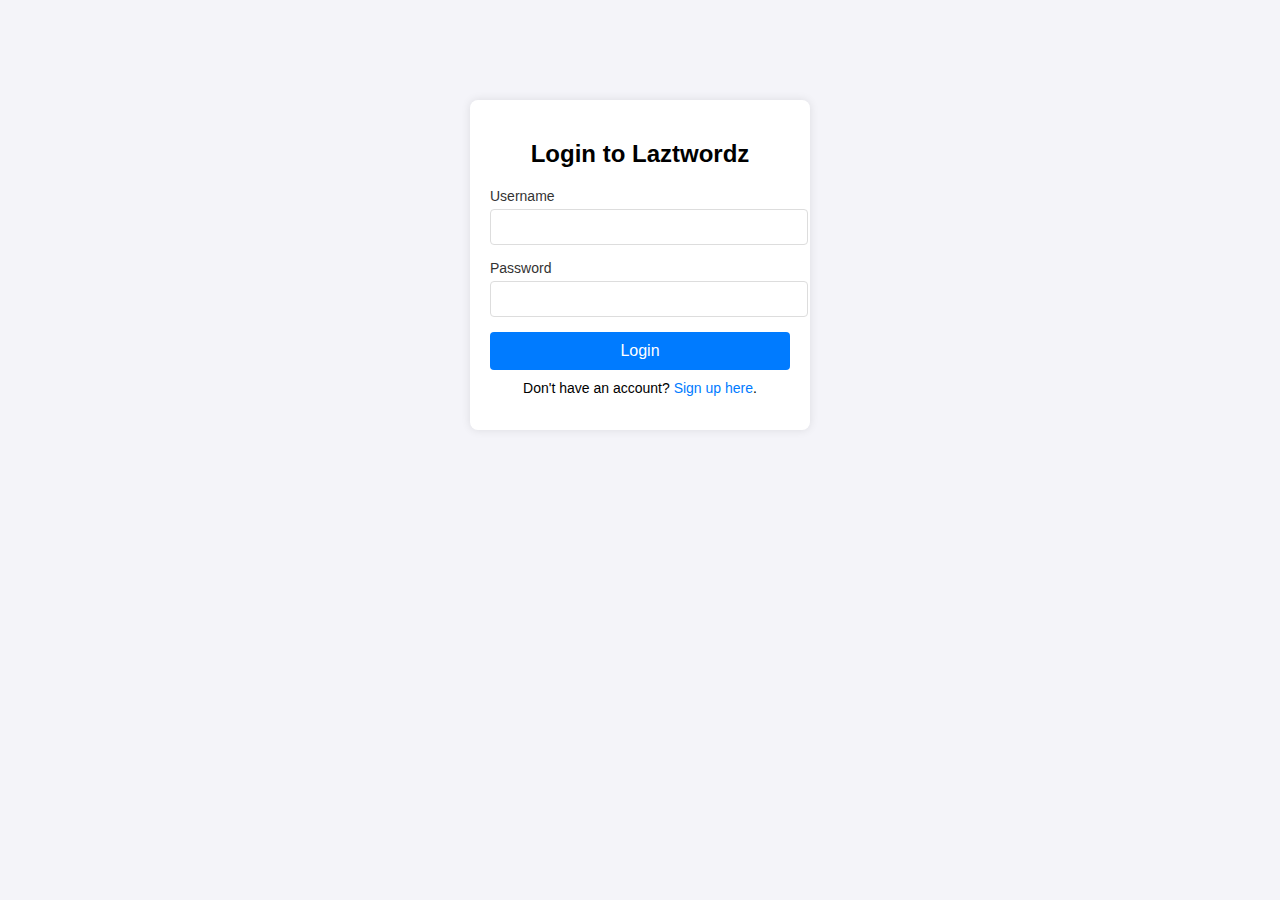
<file: login.html>
<!DOCTYPE html>
<html lang="en">
<head>
    <meta charset="UTF-8">
    <meta name="viewport" content="width=device-width, initial-scale=1.0">
    <title>Login - Laztwordz</title>
    <link rel="stylesheet" href="login.css"> <!-- Link your stylesheet -->
</head>
<body>
    <div class="login-container">
        <h2>Login to Laztwordz</h2>
        <form action="index.html" method="POST"> <!-- This will direct to the dashboard after login -->
            <div class="form-group">
                <label for="username">Username</label>
                <input type="text" id="username" name="username" required>
            </div>

            <div class="form-group">
                <label for="password">Password</label>
                <input type="password" id="password" name="password" required>
            </div>

            <button type="submit" class="login-btn">Login</button>
        </form>

        <p>Don't have an account? <a href="signup.html">Sign up here</a>.</p>
    </div>
</body>
</html>
</file>
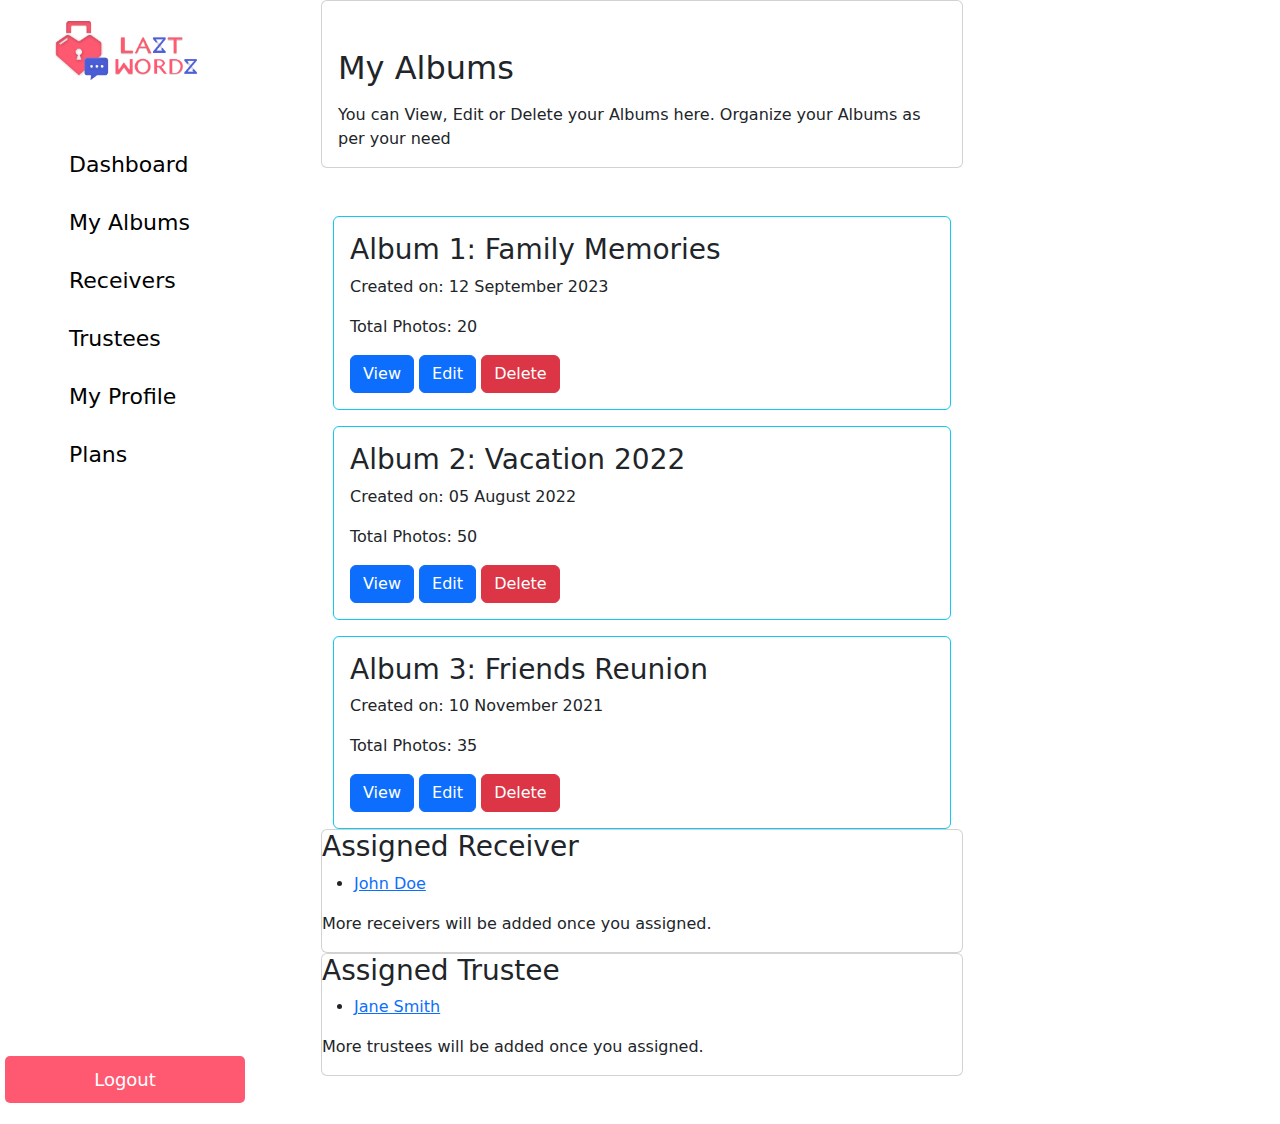
<file: myalbum.html>
<!DOCTYPE html>
<html lang="en">
<head>
    <meta charset="UTF-8">
    <meta name="viewport" content="width=device-width, initial-scale=1.0">
    <title>Laztwordz Dashboard</title>
    <link rel="stylesheet" href="styles.css">
    <link href="https://cdn.jsdelivr.net/npm/bootstrap@5.3.3/dist/css/bootstrap.min.css" rel="stylesheet" integrity="sha384-QWTKZyjpPEjISv5WaRU9OFeRpok6YctnYmDr5pNlyT2bRjXh0JMhjY6hW+ALEwIH" crossorigin="anonymous">
</head>
<body>
    <div class="dashboard-container">
        <!-- Sidebar Menu -->
        <div class="sidebar">
            <img class="px-5 mb-5 mt-3" src="Logo V1.png" alt="Laztwordz Logo"></a>
            <ul class="nav-menu mb-auto ps-3">
                <li class="ps-5"><a href="index.html">Dashboard</a></li>
                <li class="ps-5"><a href="myalbum.html">My Albums</a></li>
                <li class="ps-5"><a href="receivers.html">Receivers</a></li>
                <li class="ps-5"><a href="trustee.html">Trustees</a></li>
                <li class="ps-5"><a href="myprofile.html">My Profile</a></li>
                <li class="ps-5"><a href="plan.html">Plans</a></li>
            </ul>
            <div class="logout mb-3">
                <a href="#">Logout</a>
            </div>
        </div>

        <!-- Main Content -->
        
        <div class="profile-container ms-5">
            <!-- Albums Section -->
            <div class="left-section">
             <div class="card w-100% mb-5">
                <h2 class="mb-3 mt-5 ms-3">My Albums</h2>
                <p class="text-wrap px-3" style="width: 40rem;"> You can View, Edit or Delete your Albums here. Organize your Albums as per your need</p>
            </div>
              
            
            <!-- Album Card 1 -->
                <div class="container">
                <div class="card border-info album-card p-3 mb-3">
                    <h3>Album 1: Family Memories</h3>
                    <p>Created on: 12 September 2023</p>
                    <p>Total Photos: 20</p>
                    <div class="d-grid gap-2 d-md-block">
                        <button class="btn btn-primary" type="button">View</button>
                        <button class="btn btn-primary" type="button">Edit</button>
                        <button class="btn btn-danger" type="button">Delete</button>
                      </div>
                    </div>
    
                <!-- Album Card 2 -->
                <div class="card border-info album-card p-3 mb-3">
                    <h3>Album 2: Vacation 2022</h3>
                    <p>Created on: 05 August 2022</p>
                    <p>Total Photos: 50</p>
                    <div class="d-grid gap-2 d-md-block">
                        <button class="btn btn-primary" type="button">View</button>
                        <button class="btn btn-primary" type="button">Edit</button>
                        <button class="btn btn-danger" type="button">Delete</button>
                      </div>
                </div>
    
                <!-- Album Card 3 -->
                <div class="card border-info album-card p-3">
                    <h3>Album 3: Friends Reunion</h3>
                    <p>Created on: 10 November 2021</p>
                    <p>Total Photos: 35</p>
                    <div class="d-grid gap-2 d-md-block">
                        <button class="btn btn-primary" type="button">View</button>
                        <button class="btn btn-primary" type="button">Edit</button>
                        <button class="btn btn-danger" type="button">Delete</button>
                      </div>
                </div>
            </div>
    
            <!-- Right section: Assigned Receivers and Trustees -->
            <div class="right-section mb-5">
                <!-- Assigned Receivers Card -->
                <div class="card right-card">
                    <h3>Assigned Receiver</h3>
                    <ul>
                        <li><a href="#">John Doe</a></li>
                    </ul>
                    <p>More receivers will be added once you assigned.</p>
                </div>
    
                <!-- Assigned Trustees Card -->
                <div class="card right-card">
                    <h3>Assigned Trustee</h3>
                    <ul>
                        <li><a href="#">Jane Smith</a></li>
                    </ul>
                    <p>More trustees will be added once you assigned.</p>
                </div>
            </div>
        </div>
        
        
        <script src="https://cdn.jsdelivr.net/npm/bootstrap@5.3.3/dist/js/bootstrap.bundle.min.js" integrity="sha384-YvpcrYf0tY3lHB60NNkmXc5s9fDVZLESaAA55NDzOxhy9GkcIdslK1eN7N6jIeHz" crossorigin="anonymous"></script>
</body>
</html>
</file>
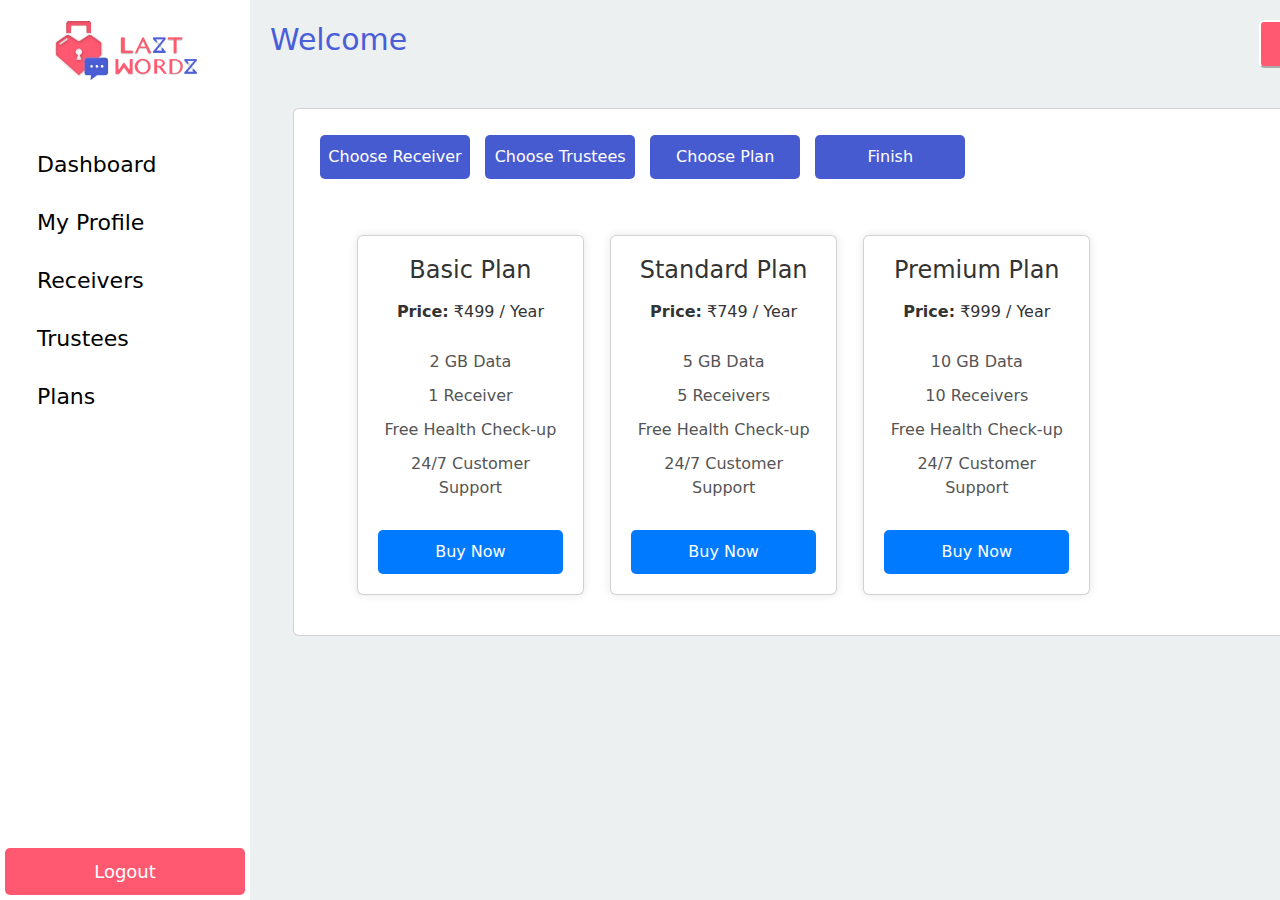
<file: plan.html>
<!DOCTYPE html>
<html lang="en">
<head>
    <meta charset="UTF-8">
    <meta name="viewport" content="width=device-width, initial-scale=1.0">
    <title>Laztwordz Dashboard</title>
    <link rel="stylesheet" href="plan.css">
    <link href="https://cdn.jsdelivr.net/npm/bootstrap@5.3.3/dist/css/bootstrap.min.css" rel="stylesheet" integrity="sha384-QWTKZyjpPEjISv5WaRU9OFeRpok6YctnYmDr5pNlyT2bRjXh0JMhjY6hW+ALEwIH" crossorigin="anonymous">
</head>
<body>
    <div class="dashboard-container">
        <!-- Sidebar Menu -->
        <div class="sidebar">
            <img class="px-5 mb-5 mt-3" src="Logo V1.png" alt="Laztwordz Logo"></a>
            <ul class="nav-menu mb-auto">
                <li><a href="index.html">Dashboard</a></li>
                <li><a href="myprofile.html">My Profile</a></li>
                <li><a href="receivers.html">Receivers</a></li>
                <li><a href="trustee.html">Trustees</a></li>
                <li><a href="plan.html">Plans</a></li>
            </ul>
            <div class="logout">
                <a href="#">Logout</a>
            </div>
        </div>

        <!-- Main Content -->
        <div class="main-content">
            <div class="header">
                <h1>Welcome</h1>
                <button class="create-album-btn" onclick="createAlbum()">Create Album</button>
            </div>
            <div class="card" style="width: 70rem;">
                <div class="card-body">
                  <button class="gonext-btn px-2">Choose Receiver</button>
                  <button class="gonext-btn px-2">Choose Trustees</button>
                  <button class="gonext-btn px-2">Choose Plan</button>
                  <button class="gonext-btn px-2">Finish</button>
                </div>
               
                <div class="profile-container ms-0">
                  <!-- Plan Cards -->
          
                  <!-- Basic Plan -->
                  <div class="card plan-card">
                      <h3>Basic Plan</h3>
                      <p><strong>Price:</strong> ₹499 / Year</p>
                      <ul>
                          <li>2 GB Data</li>
                          <li>1 Receiver</li>
                          <li>Free Health Check-up</li>
                          <li>24/7 Customer Support</li>
                      </ul>
                      <button class="buy-now-btn">Buy Now</button>
                  </div>
          
                  <!-- Standard Plan -->
                  <div class="card plan-card">
                      <h3>Standard Plan</h3>
                      <p><strong>Price:</strong> ₹749 / Year</p>
                      <ul>
                          <li>5 GB Data</li>
                          <li>5 Receivers</li>
                          <li>Free Health Check-up</li>
                          <li>24/7 Customer Support</li>
                      </ul>
                      <button class="buy-now-btn">Buy Now</button>
                  </div>
          
                  <!-- Premium Plan -->
                  <div class="card plan-card">
                      <h3>Premium Plan</h3>
                      <p><strong>Price:</strong> ₹999 / Year</p>
                      <ul>
                          <li>10 GB Data</li>
                          <li>10 Receivers</li>
                          <li>Free Health Check-up</li>
                          <li>24/7 Customer Support</li>
                      </ul>
                      <button class="buy-now-btn">Buy Now</button>
                  </div>
              </div>


        </div>
    </div>
    <script src="https://cdn.jsdelivr.net/npm/bootstrap@5.3.3/dist/js/bootstrap.bundle.min.js" integrity="sha384-YvpcrYf0tY3lHB60NNkmXc5s9fDVZLESaAA55NDzOxhy9GkcIdslK1eN7N6jIeHz" crossorigin="anonymous"></script>
</body>
</html>
</file>
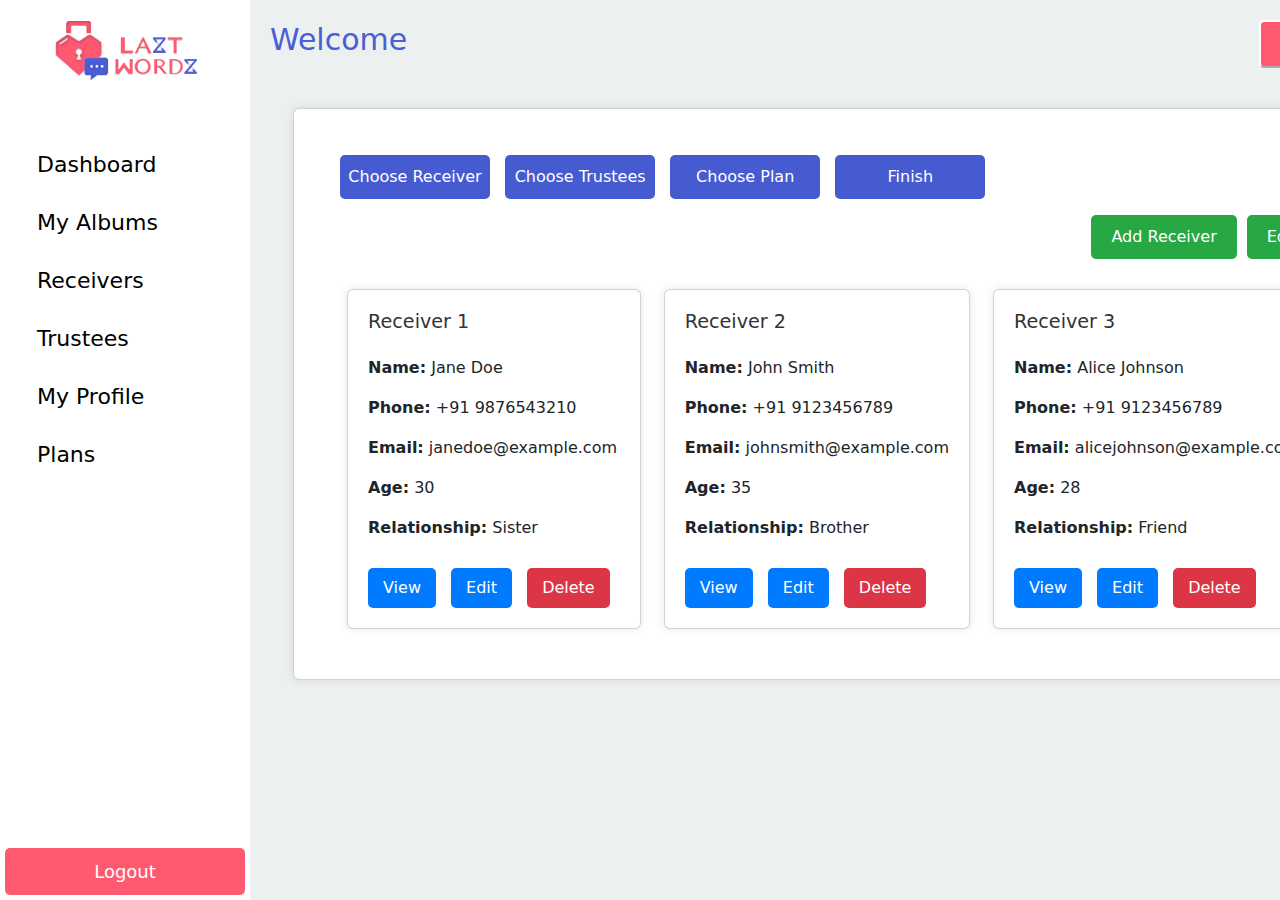
<file: receivers.html>
<!DOCTYPE html>
<html lang="en">

<head>
  <meta charset="UTF-8">
  <meta name="viewport" content="width=device-width, initial-scale=1.0">
  <title>Laztwordz Dashboard</title>
  <link rel="stylesheet" href="receiver.css">
  <link href="https://cdn.jsdelivr.net/npm/bootstrap@5.3.3/dist/css/bootstrap.min.css" rel="stylesheet"
    integrity="sha384-QWTKZyjpPEjISv5WaRU9OFeRpok6YctnYmDr5pNlyT2bRjXh0JMhjY6hW+ALEwIH" crossorigin="anonymous">
</head>

<body>
  <div class="dashboard-container">
    <!-- Sidebar Menu -->
    <div class="sidebar">
      <img class="px-5 mb-5 mt-3" src="Logo V1.png" alt="Laztwordz Logo"></a>
      <ul class="nav-menu mb-auto">
        <li><a href="index.html">Dashboard</a></li>
        <li><a href="myalbum.html">My Albums</a></li>
        <li><a href="receivers.html">Receivers</a></li>
        <li><a href="trustee.html">Trustees</a></li>
        <li><a href="myprofile.html">My Profile</a></li>
        <li><a href="plan.html">Plans</a></li>
      </ul>
      <div class="logout">
        <a href="#">Logout</a>
      </div>
    </div>

    <!-- Main Content -->
    <div class="main-content">
      <div class="header">
        <h1>Welcome</h1>
        <button class="create-album-btn" onclick="createAlbum()">Create Album</button>
      </div>
      <div class="card" style="width: 70rem;">
        <div class="card-body">
          <button class="gonext-btn px-2">Choose Receiver</button>
          <button class="gonext-btn px-2">Choose Trustees</button>
          <button class="gonext-btn px-2">Choose Plan</button>
          <button class="gonext-btn px-2">Finish</button>
        </div>

        <!-- Receiver content-->
        <div class="top-right-buttons">
          <button class="add-receiver-btn">Add Receiver</button>
          <button class="add-receiver-btn">Edit Receiver</button>
        </div>

        <div class="profile-container ms-0">
          <!-- Same dashboard content or menu can be included here (optional) -->

          <!-- Add Receiver Buttons -->
          

          <!-- Receiver Card 1 -->
          <div class="card receiver-card">
            <h3>Receiver 1</h3>
            <p><strong>Name:</strong> Jane Doe</p>
            <p><strong>Phone:</strong> +91 9876543210</p>
            <p><strong>Email:</strong> janedoe@example.com</p>
            <p><strong>Age:</strong> 30</p>
            <p><strong>Relationship:</strong> Sister</p>
            <div class="receiver-actions">
              <button class="view-btn">View</button>
              <button class="edit-btn">Edit</button>
              <button class="delete-btn">Delete</button>
            </div>
          </div>

          <!-- Receiver Card 2 -->
          <div class="card receiver-card">
            <h3>Receiver 2</h3>
            <p><strong>Name:</strong> John Smith</p>
            <p><strong>Phone:</strong> +91 9123456789</p>
            <p><strong>Email:</strong> johnsmith@example.com</p>
            <p><strong>Age:</strong> 35</p>
            <p><strong>Relationship:</strong> Brother</p>
            <div class="receiver-actions">
              <button class="view-btn">View</button>
              <button class="edit-btn">Edit</button>
              <button class="delete-btn">Delete</button>
            </div>
          </div>

          <!-- Receiver Card 3 -->
          <div class="card receiver-card">
            <h3>Receiver 3</h3>
            <p><strong>Name:</strong> Alice Johnson</p>
            <p><strong>Phone:</strong> +91 9123456789</p>
            <p><strong>Email:</strong> alicejohnson@example.com</p>
            <p><strong>Age:</strong> 28</p>
            <p><strong>Relationship:</strong> Friend</p>
            <div class="receiver-actions">
              <button class="view-btn">View</button>
              <button class="edit-btn">Edit</button>
              <button class="delete-btn">Delete</button>
            </div>
          </div>
        </div>


      </div>
    </div>
    <script src="https://cdn.jsdelivr.net/npm/bootstrap@5.3.3/dist/js/bootstrap.bundle.min.js"
      integrity="sha384-YvpcrYf0tY3lHB60NNkmXc5s9fDVZLESaAA55NDzOxhy9GkcIdslK1eN7N6jIeHz"
      crossorigin="anonymous"></script>
</body>

</html>
</file>
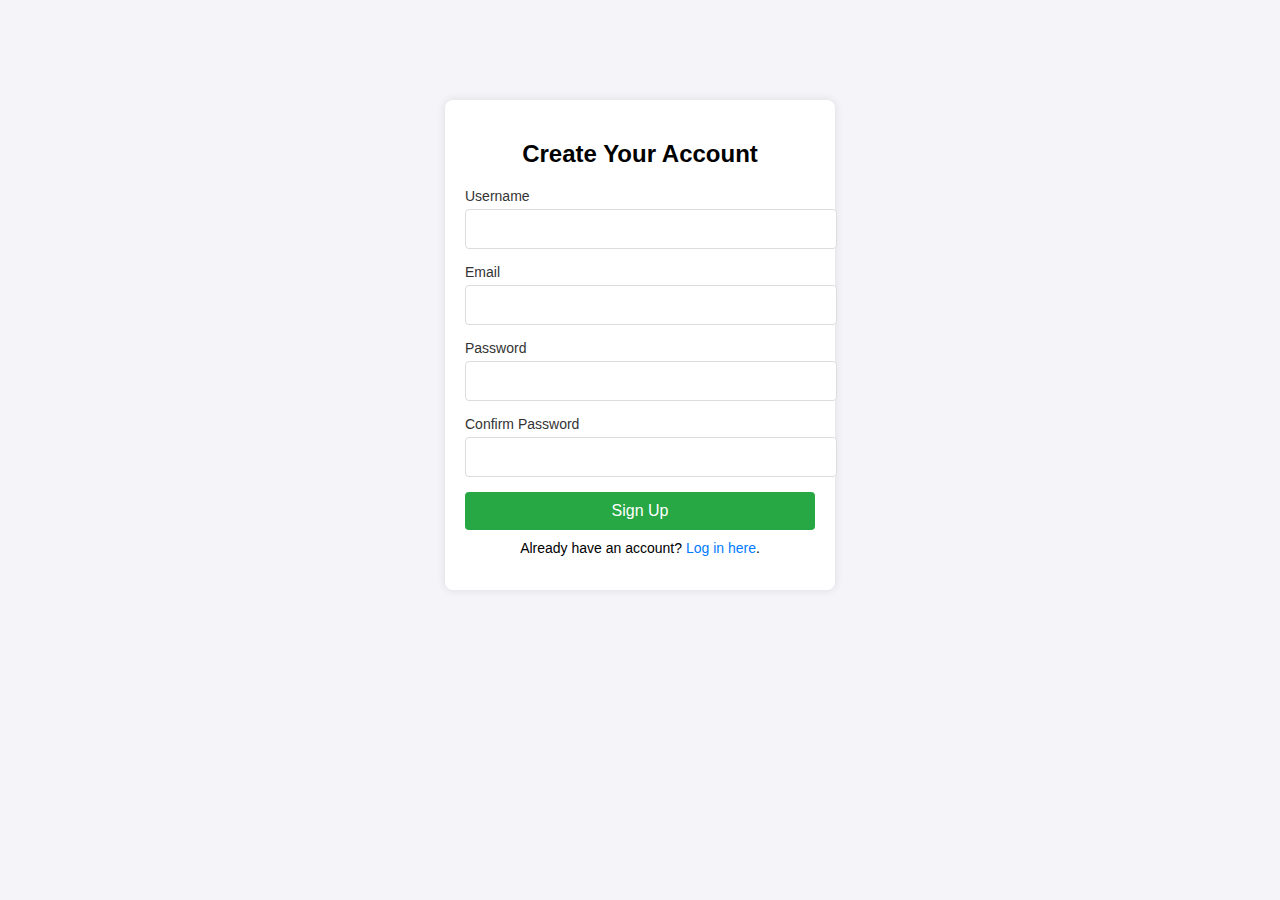
<file: signup.html>
<!DOCTYPE html>
<html lang="en">
<head>
    <meta charset="UTF-8">
    <meta name="viewport" content="width=device-width, initial-scale=1.0">
    <title>Sign Up - Laztwordz</title>
    <link rel="stylesheet" href="signup.css"> <!-- Link to your stylesheet -->
</head>
<body>
    <div class="signup-container">
        <h2>Create Your Account</h2>
        <form action="index.html" method="POST"> <!-- Change action to your backend later -->
            <div class="form-group">
                <label for="username">Username</label>
                <input type="text" id="username" name="username" required>
            </div>

            <div class="form-group">
                <label for="email">Email</label>
                <input type="email" id="email" name="email" required>
            </div>

            <div class="form-group">
                <label for="password">Password</label>
                <input type="password" id="password" name="password" required>
            </div>

            <div class="form-group">
                <label for="confirm-password">Confirm Password</label>
                <input type="password" id="confirm-password" name="confirm-password" required>
            </div>

            <button type="submit" class="signup-btn">Sign Up</button>
        </form>

        <p>Already have an account? <a href="login.html">Log in here</a>.</p>
    </div>
</body>
</html>
</file>
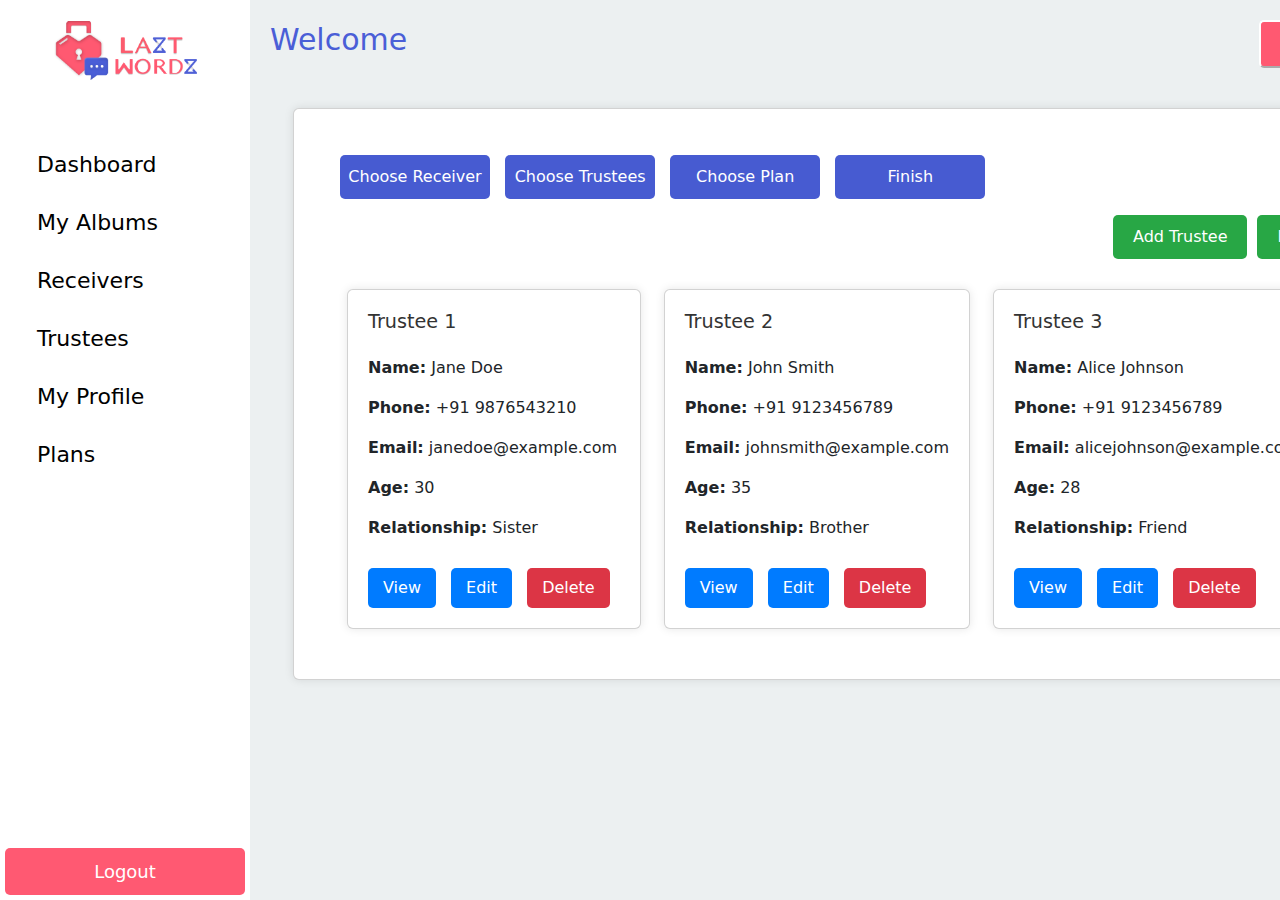
<file: trustee.html>
<!DOCTYPE html>
<html lang="en">

<head>
  <meta charset="UTF-8">
  <meta name="viewport" content="width=device-width, initial-scale=1.0">
  <title>Laztwordz Dashboard</title>
  <link rel="stylesheet" href="trustee.css">
  <link href="https://cdn.jsdelivr.net/npm/bootstrap@5.3.3/dist/css/bootstrap.min.css" rel="stylesheet"
    integrity="sha384-QWTKZyjpPEjISv5WaRU9OFeRpok6YctnYmDr5pNlyT2bRjXh0JMhjY6hW+ALEwIH" crossorigin="anonymous">
</head>

<body>
  <div class="dashboard-container">
    <!-- Sidebar Menu -->
    <div class="sidebar">
      <img class="px-5 mb-5 mt-3" src="Logo V1.png" alt="Laztwordz Logo"></a>
      <ul class="nav-menu mb-auto">
        <li><a href="index.html">Dashboard</a></li>
        <li><a href="myalbum.html">My Albums</a></li>
        <li><a href="receivers.html">Receivers</a></li>
        <li><a href="trustee.html">Trustees</a></li>
        <li><a href="myprofile.html">My Profile</a></li>
        <li><a href="plan.html">Plans</a></li>
      </ul>
      <div class="logout">
        <a href="#">Logout</a>
      </div>
    </div>

    <!-- Main Content -->
    <div class="main-content">
      <div class="header">
        <h1>Welcome</h1>
        <button class="create-album-btn" onclick="createAlbum()">Create Album</button>
      </div>
      <div class="card" style="width: 70rem;">
        <div class="card-body">
          <button class="gonext-btn px-2">Choose Receiver</button>
          <button class="gonext-btn px-2">Choose Trustees</button>
          <button class="gonext-btn px-2">Choose Plan</button>
          <button class="gonext-btn px-2">Finish</button>
        </div>

        <!-- Receiver content-->
        <div class="top-right-buttons">
          <button class="add-receiver-btn">Add Trustee</button>
          <button class="add-receiver-btn">Edit Trustee</button>
        </div>

        <div class="profile-container ms-0">
          <!-- Same dashboard content or menu can be included here (optional) -->

          <!-- Add Receiver Buttons -->


          <!-- Receiver Card 1 -->
          <div class="card receiver-card">
            <h3>Trustee 1</h3>
            <p><strong>Name:</strong> Jane Doe</p>
            <p><strong>Phone:</strong> +91 9876543210</p>
            <p><strong>Email:</strong> janedoe@example.com</p>
            <p><strong>Age:</strong> 30</p>
            <p><strong>Relationship:</strong> Sister</p>
            <div class="receiver-actions">
              <button class="view-btn">View</button>
              <button class="edit-btn">Edit</button>
              <button class="delete-btn">Delete</button>
            </div>
          </div>

          <!-- Receiver Card 2 -->
          <div class="card receiver-card">
            <h3>Trustee 2</h3>
            <p><strong>Name:</strong> John Smith</p>
            <p><strong>Phone:</strong> +91 9123456789</p>
            <p><strong>Email:</strong> johnsmith@example.com</p>
            <p><strong>Age:</strong> 35</p>
            <p><strong>Relationship:</strong> Brother</p>
            <div class="receiver-actions">
              <button class="view-btn">View</button>
              <button class="edit-btn">Edit</button>
              <button class="delete-btn">Delete</button>
            </div>
          </div>

          <!-- Receiver Card 3 -->
          <div class="card receiver-card">
            <h3>Trustee 3</h3>
            <p><strong>Name:</strong> Alice Johnson</p>
            <p><strong>Phone:</strong> +91 9123456789</p>
            <p><strong>Email:</strong> alicejohnson@example.com</p>
            <p><strong>Age:</strong> 28</p>
            <p><strong>Relationship:</strong> Friend</p>
            <div class="receiver-actions">
              <button class="view-btn">View</button>
              <button class="edit-btn">Edit</button>
              <button class="delete-btn">Delete</button>
            </div>
          </div>
        </div>


      </div>
    </div>
    <script src="https://cdn.jsdelivr.net/npm/bootstrap@5.3.3/dist/js/bootstrap.bundle.min.js"
      integrity="sha384-YvpcrYf0tY3lHB60NNkmXc5s9fDVZLESaAA55NDzOxhy9GkcIdslK1eN7N6jIeHz"
      crossorigin="anonymous"></script>
</body>

</html>
</file>
<file: login.css>
/* General page styling */
body {
    font-family: Arial, sans-serif;
    background-color: #f4f4f9;
    margin: 0;
    padding: 0;
}

/* Login container styling */
.login-container {
    width: 300px;
    margin: 100px auto;
    padding: 20px;
    background-color: #fff;
    border-radius: 8px;
    box-shadow: 0 0 10px rgba(0, 0, 0, 0.1);
    text-align: center;
}

/* Heading */
.login-container h2 {
    margin-bottom: 20px;
}

/* Form inputs */
.form-group {
    margin-bottom: 15px;
    text-align: left;
}

.form-group label {
    display: block;
    margin-bottom: 5px;
    font-size: 14px;
    color: #333;
}

.form-group input {
    width: 100%;
    padding: 8px;
    border: 1px solid #ddd;
    border-radius: 4px;
    font-size: 16px;
}

/* Login button */
.login-btn {
    width: 100%;
    padding: 10px;
    background-color: #007bff;
    color: white;
    border: none;
    border-radius: 4px;
    font-size: 16px;
    cursor: pointer;
}

.login-btn:hover {
    background-color: #0056b3;
}

/* Sign-up link */
.login-container p {
    margin-top: 10px;
    font-size: 14px;
}

.login-container a {
    color: #007bff;
    text-decoration: none;
}

.login-container a:hover {
    text-decoration: underline;
}
</file>
<file: styles.css>
* {
    margin: 0;
    padding: 0;
    box-sizing: border-box;
}

body {
    font-family: Arial, sans-serif;
    background-color: #f4f4f4;
}

.dashboard-container {
    display: flex;
    min-height: 100vh;
}

/* Sidebar styling */
.sidebar {
    background-color: #ffffff;
    color: rgb(255, 255, 255);
    width: 250px;
    padding: 5px;
    display: flex;
    flex-direction: column;
    justify-content: space-between;
}

.sidebar h2 {
    text-align: center;
    font-size: 24px;
    margin-bottom: 10px;
}

.nav-menu {
    list-style: none;
}

.nav-menu li {
    margin: 15px 0;
}

.nav-menu li a {
    text-decoration: none;
    color: rgb(0, 0, 0);
    font-size: 22px;
    padding: 5px 0;
    display: block;
    position: relative;
}

.nav-menu li a:hover {
    background-color: #000000;
    color: #f4f4f4;
    padding-left: 20px;
    transition: 0.3s;
}

.logout a {
    text-decoration: none;
    color: #ffffff;
    font-size: 18px;
    padding: 10px 0;
    display: block;
    text-align: center;
    background-color: #FF5972;
    border-radius: 5px;
    margin-top: 30px;
}

.logout a:hover {
    background-color: #4A5ED7;
}

/* Main content styling */
.main-content {
    flex: 1;
    padding: 20px;
    background-color: #ecf0f1;
}

.header {
    display: flex;
    justify-content: space-between;
    align-items: center;
    margin-bottom: 40px;
}

.header h1 {
    font-size: 30px;
    color: #4A5ED7;
}

.create-album-btn {
    padding: 10px 20px;
    background-color: #FF5971;
    color: white;
    border-style: 1px;
    border-color: #ffffff;
    border-radius: 5px;
    box-shadow: #ecf0f1;
    cursor: pointer;
    
}

.create-album-btn:hover {
    background-color: #4A5ED7;
    
}

.upload-section {
    margin-bottom: 30px;
}

.upload-section h2 {
    font-size: 22px;
    margin-bottom: 10px;
}

.upload-btn {
    padding: 10px 20px;
    background-color: #27ae60;
    color: white;
    border: none;
    border-radius: 5px;
    cursor: pointer;
    margin-top: 10px;
}

.gonext-btn {
    padding: 10px 20px;
    background-color: #475BD1;
    color: white;
    border: none;
    border-radius: 5px;
    cursor: pointer;
    margin-top: 10px;
    width: 150px;
    margin-left: 10px
}

.gonext-btn:hover {
    background-color: #FF5971;
    padding-left: 20px;
    transition: 0.3s;
}

.upload-btn:hover {
    background-color: #2ecc71;
}

.card {
    margin-left: 23px;
    height: 50px;
}

textarea {
    width: 100%;
    height: 100px;
    padding: 10px;
    font-size: 16px;
    border-radius: 5px;
    border: 1px solid #bdc3c7;
    margin-bottom: 20px;
}
</file>
<file: plan.css>
* {
    margin: 0;
    padding: 0;
    box-sizing: border-box;
}

body {
    font-family: Arial, sans-serif;
    background-color: #f4f4f4;
}

.dashboard-container {
    display: flex;
    min-height: 100vh;
}

/* Sidebar styling */
.sidebar {
    background-color: #ffffff;
    color: rgb(255, 255, 255);
    width: 250px;
    padding: 5px;
    display: flex;
    flex-direction: column;
    justify-content: space-between;
}

.sidebar h2 {
    text-align: center;
    font-size: 24px;
    margin-bottom: 10px;
}

.nav-menu {
    list-style: none;
}

.nav-menu li {
    margin: 15px 0;
}

.nav-menu li a {
    text-decoration: none;
    color: rgb(0, 0, 0);
    font-size: 22px;
    padding: 5px 0;
    display: block;
    position: relative;
}

.nav-menu li a:hover {
    background-color: #000000;
    color: #f4f4f4;
    padding-left: 20px;
    transition: 0.3s;
}

.logout a {
    text-decoration: none;
    color: #ffffff;
    font-size: 18px;
    padding: 10px 0;
    display: block;
    text-align: center;
    background-color: #FF5972;
    border-radius: 5px;
    margin-top: 30px;
}

.logout a:hover {
    background-color: #4A5ED7;
}

/* Main content styling */
.main-content {
    flex: 1;
    padding: 20px;
    background-color: #ecf0f1;
}

.header {
    display: flex;
    justify-content: space-between;
    align-items: center;
    margin-bottom: 40px;
}

.header h1 {
    font-size: 30px;
    color: #4A5ED7;
}

.create-album-btn {
    padding: 10px 20px;
    background-color: #FF5971;
    color: white;
    border-style: 1px;
    border-color: #ffffff;
    border-radius: 5px;
    box-shadow: #ecf0f1;
    cursor: pointer;
    
}

.create-album-btn:hover {
    background-color: #4A5ED7;
    
}

.upload-section {
    margin-bottom: 30px;
}

.upload-section h2 {
    font-size: 22px;
    margin-bottom: 10px;
}

.upload-btn {
    padding: 10px 20px;
    background-color: #27ae60;
    color: white;
    border: none;
    border-radius: 5px;
    cursor: pointer;
    margin-top: 10px;
}

.gonext-btn {
    padding: 10px 20px;
    background-color: #475BD1;
    color: white;
    border: none;
    border-radius: 5px;
    cursor: pointer;
    margin-top: 10px;
    width: 150px;
    margin-left: 10px
}

.gonext-btn:hover {
    background-color: #FF5971;
    padding-left: 20px;
    transition: 0.3s;
}

.upload-btn:hover {
    background-color: #2ecc71;
}

.card {
    margin-left: 23px;
    height: 50px;
}

textarea {
    width: 100%;
    height: 100px;
    padding: 10px;
    font-size: 16px;
    border-radius: 5px;
    border: 1px solid #bdc3c7;
    margin-bottom: 20px;
}

/* Plan page style */

/* Profile container */
.profile-container {
    display: flex;
    justify-content: space-between;
    padding: 40px;
    max-width: 1200px;
    margin: 0 auto;
}

/* Plan card styling */
.plan-card {
    background-color: #fff;
    border-radius: 8px;
    box-shadow: 0 0 10px rgba(0, 0, 0, 0.1);
    padding: 20px;
    width: 30%;
    text-align: center;
}

.plan-card h3 {
    font-size: 1.5rem;
    color: #333;
    margin-bottom: 15px;
}

.plan-card p {
    font-size: 16px;
    color: #333;
}

.plan-card ul {
    list-style-type: none;
    padding: 0;
    margin-bottom: 20px;
}

.plan-card ul li {
    font-size: 16px;
    margin: 10px 0;
    color: #555;
}

/* Buy Now button */
.buy-now-btn {
    background-color: #007bff;
    color: white;
    border: none;
    padding: 10px 20px;
    border-radius: 5px;
    cursor: pointer;
    font-size: 16px;
}

.buy-now-btn:hover {
    background-color: #0056b3;
}
</file>
<file: receiver.css>
* {
    margin: 0;
    padding: 0;
    box-sizing: border-box;
}

body {
    font-family: Arial, sans-serif;
    background-color: #f4f4f4;
}

.dashboard-container {
    display: flex;
    min-height: 100vh;
}

/* Sidebar styling */
.sidebar {
    background-color: #ffffff;
    color: rgb(255, 255, 255);
    width: 250px;
    padding: 5px;
    display: flex;
    flex-direction: column;
    justify-content: space-between;
}

.sidebar h2 {
    text-align: center;
    font-size: 24px;
    margin-bottom: 10px;
}

.nav-menu {
    list-style: none;
}

.nav-menu li {
    margin: 15px 0;
}

.nav-menu li a {
    text-decoration: none;
    color: rgb(0, 0, 0);
    font-size: 22px;
    padding: 5px 0;
    display: block;
    position: relative;
}

.nav-menu li a:hover {
    background-color: #000000;
    color: #f4f4f4;
    padding-left: 20px;
    transition: 0.3s;
}

.logout a {
    text-decoration: none;
    color: #ffffff;
    font-size: 18px;
    padding: 10px 0;
    display: block;
    text-align: center;
    background-color: #FF5972;
    border-radius: 5px;
    margin-top: 30px;
}

.logout a:hover {
    background-color: #4A5ED7;
}

/* Main content styling */
.main-content {
    flex: 1;
    padding: 20px;
    background-color: #ecf0f1;
}

.header {
    display: flex;
    justify-content: space-between;
    align-items: center;
    margin-bottom: 40px;
}

.header h1 {
    font-size: 30px;
    color: #4A5ED7;
}

.create-album-btn {
    padding: 10px 20px;
    background-color: #FF5971;
    color: white;
    border-style: 1px;
    border-color: #ffffff;
    border-radius: 5px;
    box-shadow: #ecf0f1;
    cursor: pointer;
    
}

.create-album-btn:hover {
    background-color: #4A5ED7;
    
}

.upload-section {
    margin-bottom: 30px;
}

.upload-section h2 {
    font-size: 22px;
    margin-bottom: 10px;
}

.upload-btn {
    padding: 10px 20px;
    background-color: #27ae60;
    color: white;
    border: none;
    border-radius: 5px;
    cursor: pointer;
    margin-top: 10px;
}

.gonext-btn {
    padding: 10px 20px;
    background-color: #475BD1;
    color: white;
    border: none;
    border-radius: 5px;
    cursor: pointer;
    margin-top: 10px;
    width: 150px;
    margin-left: 10px
}

.gonext-btn:hover {
    background-color: #FF5971;
    padding-left: 20px;
    transition: 0.3s;
}

.upload-btn:hover {
    background-color: #2ecc71;
}

.card {
    margin-left: 23px;
    height: 50px;
}

textarea {
    width: 100%;
    height: 100px;
    padding: 10px;
    font-size: 16px;
    border-radius: 5px;
    border: 1px solid #bdc3c7;
    margin-bottom: 20px;
}

/* Receiver page content */



/* Profile container */
.profile-container {
    display: flex;
    justify-content: space-between;
    padding: 10px;
    max-width: 1200px;
    margin: 0 auto;
}

/* Add Receiver Buttons */
.top-right-buttons {
    display: flex;
    justify-content: flex-end;
    margin-bottom: 20px;
}

.add-receiver-btn {
    background-color: #28a745;
    color: white;
    border: none;
    padding: 10px 20px;
    margin-left: 10px;
    border-radius: 5px;
    cursor: pointer;
}

.add-receiver-btn:hover {
    background-color: #218838;
}

/* Receiver Card styling */
.card {
    background-color: #fff;
    border-radius: 8px;
    box-shadow: 0 0 10px rgba(0, 0, 0, 0.1);
    padding: 20px;
    margin-bottom: 20px;
    width: auto; /* Adjust width for two cards */
}

/* Receiver card title */
.card h3 {
    margin-bottom: 15px;
    font-size: 1.2rem;
    color: #333;
}

/* Receiver info */
.card p {
    font-size: 16px;
    margin: 8px 0;
}

/* Receiver action buttons */
.receiver-actions {
    margin-top: 20px;
}

.view-btn, .edit-btn, .delete-btn {
    background-color: #007bff;
    color: white;
    border: none;
    padding: 8px 15px;
    margin-right: 10px;
    border-radius: 5px;
    cursor: pointer;
}

.view-btn:hover {
    background-color: #0056b3;
}

.edit-btn:hover {
    background-color: #0069d9;
}

.delete-btn {
    background-color: #dc3545;
}

.delete-btn:hover {
    background-color: #c82333;
}
</file>
<file: signup.css>
/* General page styling */
body {
    font-family: Arial, sans-serif;
    background-color: #f4f4f9;
    margin: 0;
    padding: 0;
}

/* Signup container styling */
.signup-container {
    width: 350px;
    margin: 100px auto;
    padding: 20px 20px;
    background-color: #fff;
    border-radius: 8px;
    box-shadow: 0 0 10px rgba(0, 0, 0, 0.1);
    text-align: center;
}

.signup-container h2 {
    margin-bottom: 20px;
}

.form-group {
    margin-bottom: 15px;
    text-align: left;
}

.form-group label {
    display: block;
    margin-bottom: 5px;
    font-size: 14px;
    color: #333;
}

.form-group input {
    width: 100%;
    padding: 10px;
    border: 1px solid #ddd;
    border-radius: 4px;
    font-size: 16px;
}

.signup-btn {
    width: 100%;
    padding: 10px;
    background-color: #28a745;
    color: white;
    border: none;
    border-radius: 4px;
    font-size: 16px;
    cursor: pointer;
}

.signup-btn:hover {
    background-color: #218838;
}

.signup-container p {
    margin-top: 10px;
    font-size: 14px;
}

.signup-container a {
    color: #007bff;
    text-decoration: none;
}

.signup-container a:hover {
    text-decoration: underline;
}
</file>
<file: trustee.css>
* {
    margin: 0;
    padding: 0;
    box-sizing: border-box;
}

body {
    font-family: Arial, sans-serif;
    background-color: #f4f4f4;
}

.dashboard-container {
    display: flex;
    min-height: 100vh;
}

/* Sidebar styling */
.sidebar {
    background-color: #ffffff;
    color: rgb(255, 255, 255);
    width: 250px;
    padding: 5px;
    display: flex;
    flex-direction: column;
    justify-content: space-between;
}

.sidebar h2 {
    text-align: center;
    font-size: 24px;
    margin-bottom: 10px;
}

.nav-menu {
    list-style: none;
}

.nav-menu li {
    margin: 15px 0;
}

.nav-menu li a {
    text-decoration: none;
    color: rgb(0, 0, 0);
    font-size: 22px;
    padding: 5px 0;
    display: block;
    position: relative;
}

.nav-menu li a:hover {
    background-color: #000000;
    color: #f4f4f4;
    padding-left: 20px;
    transition: 0.3s;
}

.logout a {
    text-decoration: none;
    color: #ffffff;
    font-size: 18px;
    padding: 10px 0;
    display: block;
    text-align: center;
    background-color: #FF5972;
    border-radius: 5px;
    margin-top: 30px;
}

.logout a:hover {
    background-color: #4A5ED7;
}

/* Main content styling */
.main-content {
    flex: 1;
    padding: 20px;
    background-color: #ecf0f1;
}

.header {
    display: flex;
    justify-content: space-between;
    align-items: center;
    margin-bottom: 40px;
}

.header h1 {
    font-size: 30px;
    color: #4A5ED7;
}

.create-album-btn {
    padding: 10px 20px;
    background-color: #FF5971;
    color: white;
    border-style: 1px;
    border-color: #ffffff;
    border-radius: 5px;
    box-shadow: #ecf0f1;
    cursor: pointer;
    
}

.create-album-btn:hover {
    background-color: #4A5ED7;
    
}

.upload-section {
    margin-bottom: 30px;
}

.upload-section h2 {
    font-size: 22px;
    margin-bottom: 10px;
}

.upload-btn {
    padding: 10px 20px;
    background-color: #27ae60;
    color: white;
    border: none;
    border-radius: 5px;
    cursor: pointer;
    margin-top: 10px;
}

.gonext-btn {
    padding: 10px 20px;
    background-color: #475BD1;
    color: white;
    border: none;
    border-radius: 5px;
    cursor: pointer;
    margin-top: 10px;
    width: 150px;
    margin-left: 10px
}

.gonext-btn:hover {
    background-color: #FF5971;
    padding-left: 20px;
    transition: 0.3s;
}

.upload-btn:hover {
    background-color: #2ecc71;
}

.card {
    margin-left: 23px;
    height: 50px;
}

textarea {
    width: 100%;
    height: 100px;
    padding: 10px;
    font-size: 16px;
    border-radius: 5px;
    border: 1px solid #bdc3c7;
    margin-bottom: 20px;
}


/* Trustee page content */



/* Profile container */
.profile-container {
    display: flex;
    justify-content: space-between;
    padding: 10px;
    max-width: 1200px;
    margin: 0 auto;
}

/* Add Receiver Buttons */
.top-right-buttons {
    display: flex;
    justify-content: flex-end;
    margin-bottom: 20px;
}

.add-receiver-btn {
    background-color: #28a745;
    color: white;
    border: none;
    padding: 10px 20px;
    margin-left: 10px;
    border-radius: 5px;
    cursor: pointer;
}

.add-receiver-btn:hover {
    background-color: #218838;
}

/* Receiver Card styling */
.card {
    background-color: #fff;
    border-radius: 8px;
    box-shadow: 0 0 10px rgba(0, 0, 0, 0.1);
    padding: 20px;
    margin-bottom: 20px;
    width: auto; /* Adjust width for two cards */
}

/* Receiver card title */
.card h3 {
    margin-bottom: 15px;
    font-size: 1.2rem;
    color: #333;
}

/* Receiver info */
.card p {
    font-size: 16px;
    margin: 8px 0;
}

/* Receiver action buttons */
.receiver-actions {
    margin-top: 20px;
}

.view-btn, .edit-btn, .delete-btn {
    background-color: #007bff;
    color: white;
    border: none;
    padding: 8px 15px;
    margin-right: 10px;
    border-radius: 5px;
    cursor: pointer;
}

.view-btn:hover {
    background-color: #0056b3;
}

.edit-btn:hover {
    background-color: #0069d9;
}

.delete-btn {
    background-color: #dc3545;
}

.delete-btn:hover {
    background-color: #c82333;
}
</file>
